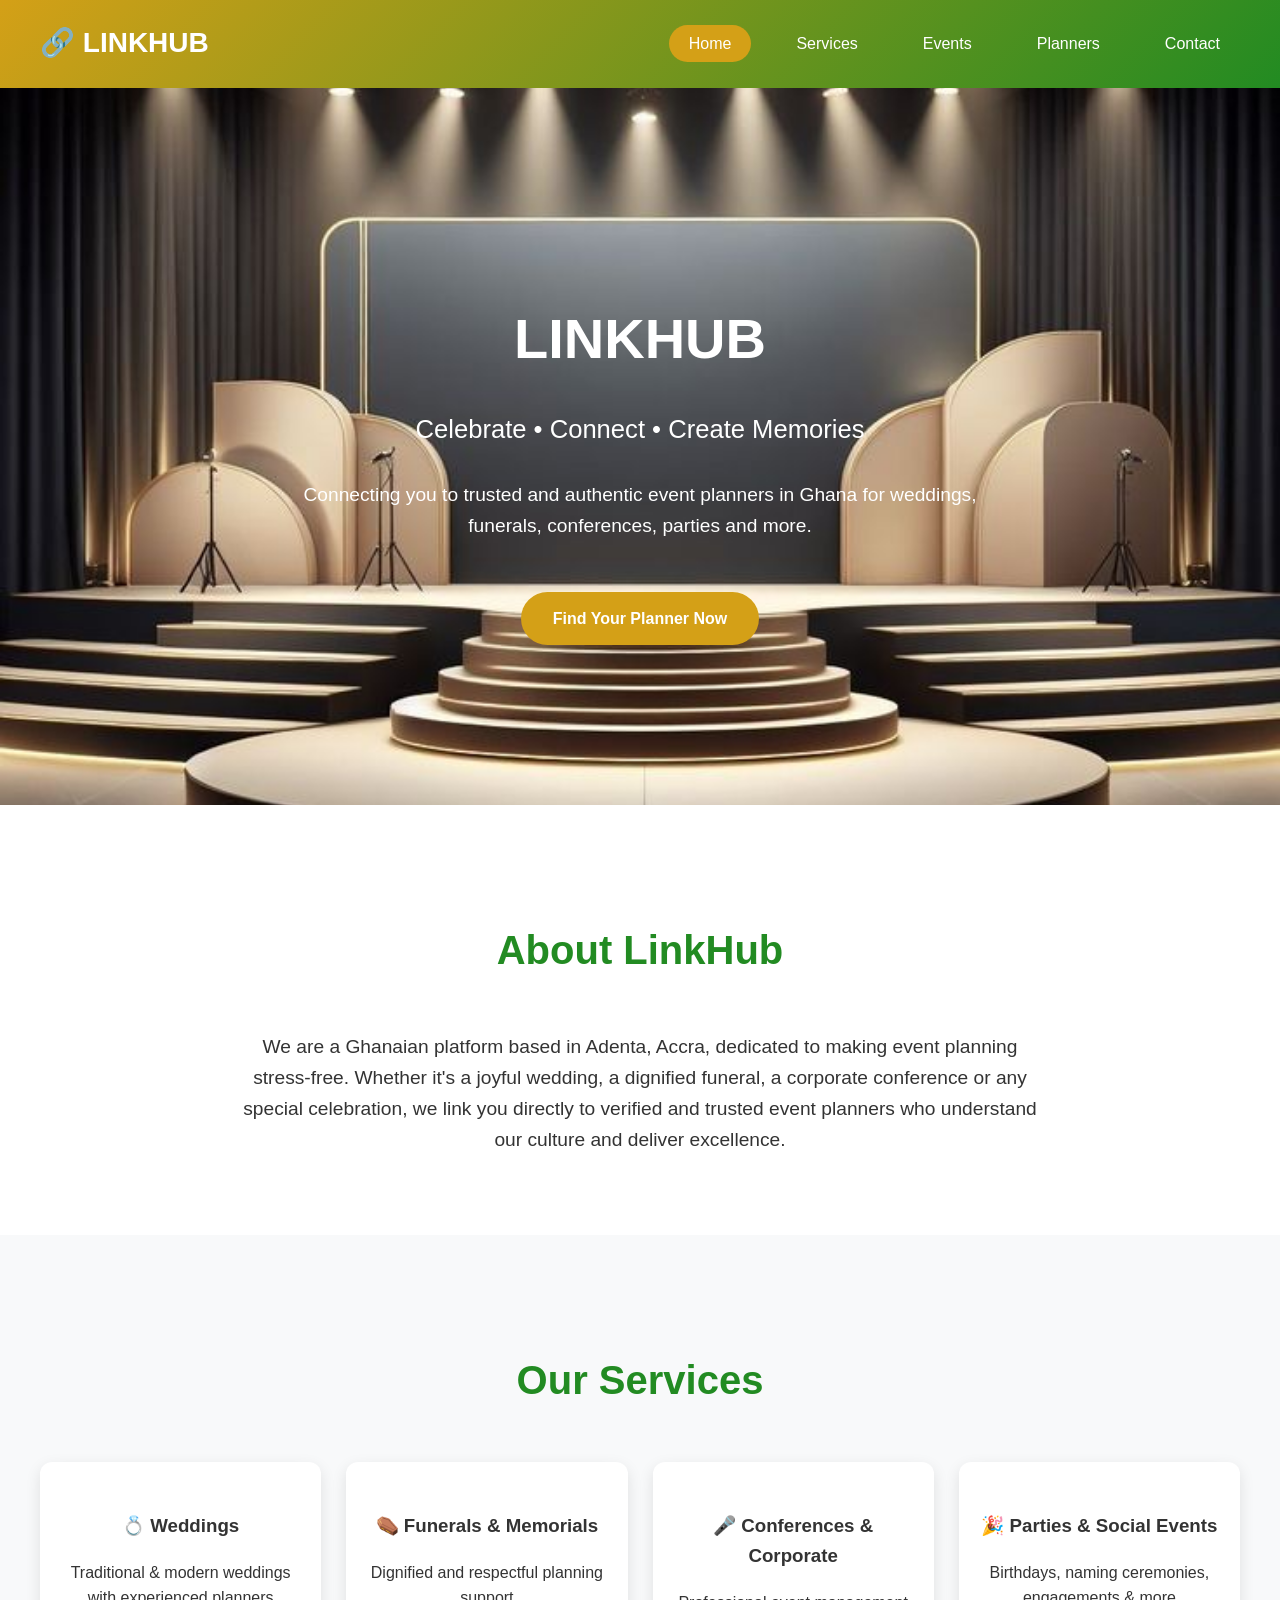
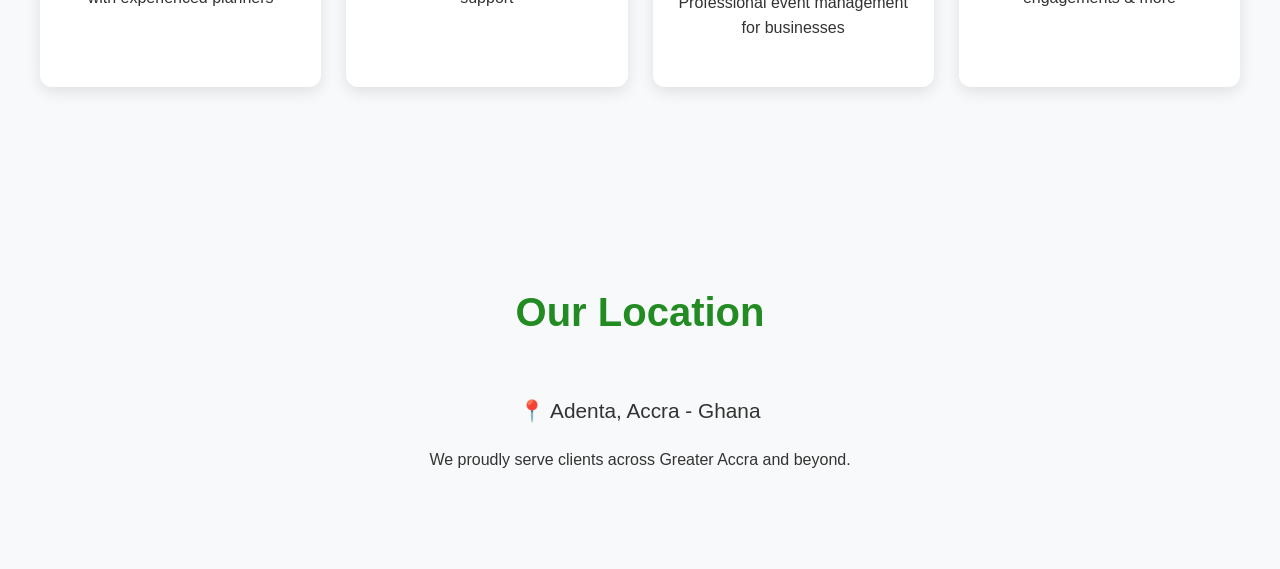
<file: index.html>
<!DOCTYPE html>
<html lang="en">
<head>
    <meta charset="UTF-8">
    <meta name="viewport" content="width=device-width, initial-scale=1.0">
    <title>LINKHUB - Celebrate Connect</title>
    <style>
        
        body {
            font-family: 'Segoe UI', Tahoma, Geneva, Verdana, sans-serif; /* Sets default font family for the page */
            line-height: 1.6; /* Controls vertical spacing between lines of text */
            color: #333; /* Dark gray text color */
            padding: 0; /* Removes default browser padding */
            margin: 0; /* Removes default browser margin */
        }

        /* Header & Navigation */
        header {
            background: linear-gradient(135deg, #D4A017, #228B22); /* Diagonal gradient background from gold to forest green */
            color: white; /* Makes header text white */
            padding: 15px; /* Inner spacing around header content */
            position: sticky; /* Keeps header in normal flow until scrolling, then sticks to viewport */
            top: 0; /* Sticks at the very top of the viewport */
        }

        .nav-container {
            max-width: 1200px; /* Restricts container width */
            margin: 0 auto; /* Centers container horizontally */
            padding: 0 20px; /* Adds left and right spacing */
            display: flex; /* Flexbox layout */
            justify-content: space-between; /* Logo on left, nav on right */
            align-items: center; /* Vertically centers items */
        }

        .logo {
            font-size: 28px; /* Logo text size */
            font-weight: bold; /* Bold logo text */
            display: flex; /* Flex layout for icon + text */
            align-items: center; /* Vertically centers logo items */
            gap: 8px; /* Space between logo items */
        }

        nav ul {
            display: flex; /* Horizontal list */
            list-style: none; /* Removes bullets */
            gap: 25px; /* Space between list items */
        }

        nav ul li a {
            color: white; /* Link text color */
            text-decoration: none; /* Removes underline */
            font-weight: 500; /* Slightly bold text */
            padding-left:20px; /* Inner spacing left */
            padding-right: 20px; /* Inner spacing right */
            padding-top: 10px; /* Inner spacing top */
            padding-bottom: 10px; /* Inner spacing bottom */
            border-radius: 20px; /* Rounded corners */
        }

        nav ul li a:hover{
            background-color:#D4A017; /* Gold background on hover */
        }

        /* Hero Section */
        .hero {
            background-image:url(images/background-img-1.jpg); /* Sets background image */
            background-size: cover; /* Scales image to cover entire section */
            background-position: center; /* Centers image */
            color: white; /* White text */
            text-align: center; /* Centered text */
            padding: 160px 20px; /* Large vertical spacing, small horizontal spacing */
        }

        .hero h1 {
            font-size: 3.5rem; /* Very large heading */
            margin-bottom: 10px; /* Space below heading */
        }

        .hero .tagline {
            font-size: 1.6rem; /* Medium-large text */
            margin-bottom: 30px; /* Space below tagline */
            font-weight: 300; /* Light font weight */
        }

        .btn {
            display: inline-block; /* Allows block styling but inline placement */
            background: #D4A017; /* Gold background */
            color: white; /* White text */
            padding: 14px 32px; /* Inner spacing */
            border-radius: 50px; /* Pill-shaped button */
            text-decoration: none; /* Removes underline */
            font-weight: bold; /* Bold text */
            margin-top: 20px; /* Space above button */
            transition: 0.3s; /* Smooth transition for hover effects */
        }

        .btn:hover {
            background: #228B22; /* Green background on hover */
            transform: scale(1.05); /* Slightly enlarges button */
        }

        /* Sections */
        section {
            padding: 80px 20px; /* Large vertical spacing, small horizontal spacing */
        }

        .container {
            max-width: 1200px; /* Restricts width */
            margin: 0 auto; /* Centers container horizontally */
        }

        h2 {
            text-align: center; /* Centered heading */
            font-size: 2.5rem; /* Large heading size */
            margin-bottom: 50px; /* Space below heading */
            color: #228B22; /* Green text */
        }

        /* Services */
        .services-grid {
            display: grid; /* Grid layout */
            grid-template-columns: repeat(auto-fit, minmax(280px, 1fr)); /* Responsive columns: minimum 280px, expand to fill */
            gap: 25px; /* Space between grid items */
        }

        .service-card {
            background: white; /* White card background */
            border-radius: 12px; /* Rounded corners */
            padding: 30px 20px; /* Inner spacing */
            text-align: center; /* Centered text */
            box-shadow: 0 5px 15px rgba(0,0,0,0.1); /* Soft shadow */
        }

        /* Location */
        .location {
            background: #f8f9fa; /* Light gray background */
            text-align: center; /* Centered text */
        }

    </style>
</head>
<body>

    <!-- Navigation -->
    <header>
        <div class="nav-container">
            <div class="logo">🔗 LINKHUB</div>
            <nav>
                <ul>
                    <li><a href="#" style = "background-color:#D4A017";>Home</a></li>
                    <li><a href="#">Services</a></li>
                    <li><a href="event.html">Events</a></li>
                    <li><a href="#">Planners</a></li>
                    <li><a href="#">Contact</a></li>
                </ul>
            </nav>
        </div>
    </header>

    <!-- Hero Section -->
    <section class="hero">
        <div class="container">
            <h1>LINKHUB</h1>
            <p class="tagline">Celebrate • Connect • Create Memories</p>
            <p style="max-width: 700px; margin: 0 auto 30px; font-size: 1.2rem;">
                Connecting you to trusted and authentic event planners in Ghana for weddings, funerals, 
                conferences, parties and more.
            </p>
            <a href="#" class="btn">Find Your Planner Now</a>
        </div>
    </section>

    <!-- About Us -->
    <section>
        <div class="container">
            <h2>About LinkHub</h2>
            <p style="text-align: center; max-width: 800px; margin: 0 auto; font-size: 1.2rem;">
                We are a Ghanaian platform based in Adenta, Accra, dedicated to making event planning stress-free. 
                Whether it's a joyful wedding, a dignified funeral, a corporate conference or any special celebration, 
                we link you directly to verified and trusted event planners who understand our culture and deliver excellence.
            </p>
        </div>
    </section>

    <!-- Services -->
    <section style="background: #f8f9fa;">
        <div class="container">
            <h2>Our Services</h2>
            <div class="services-grid">
                <div class="service-card">
                    <h3>💍 Weddings</h3>
                    <p>Traditional & modern weddings with experienced planners</p>
                </div>
                <div class="service-card">
                    <h3>⚰️ Funerals & Memorials</h3>
                    <p>Dignified and respectful planning support</p>
                </div>
                <div class="service-card">
                    <h3>🎤 Conferences & Corporate</h3>
                    <p>Professional event management for businesses</p>
                </div>
                <div class="service-card">
                    <h3>🎉 Parties & Social Events</h3>
                    <p>Birthdays, naming ceremonies, engagements & more</p>
                </div>
            </div>
        </div>
    </section>

    <!-- Location -->
    <section class="location">
        <div class="container">
            <h2>Our Location</h2>
            <p style="font-size: 1.3rem; margin-bottom: 20px;">
                📍 Adenta, Accra - Ghana
            </p>
            <p>We proudly serve clients across Greater Accra and beyond.</p>
        </div>
    </section>

</body>
</html>
</file>
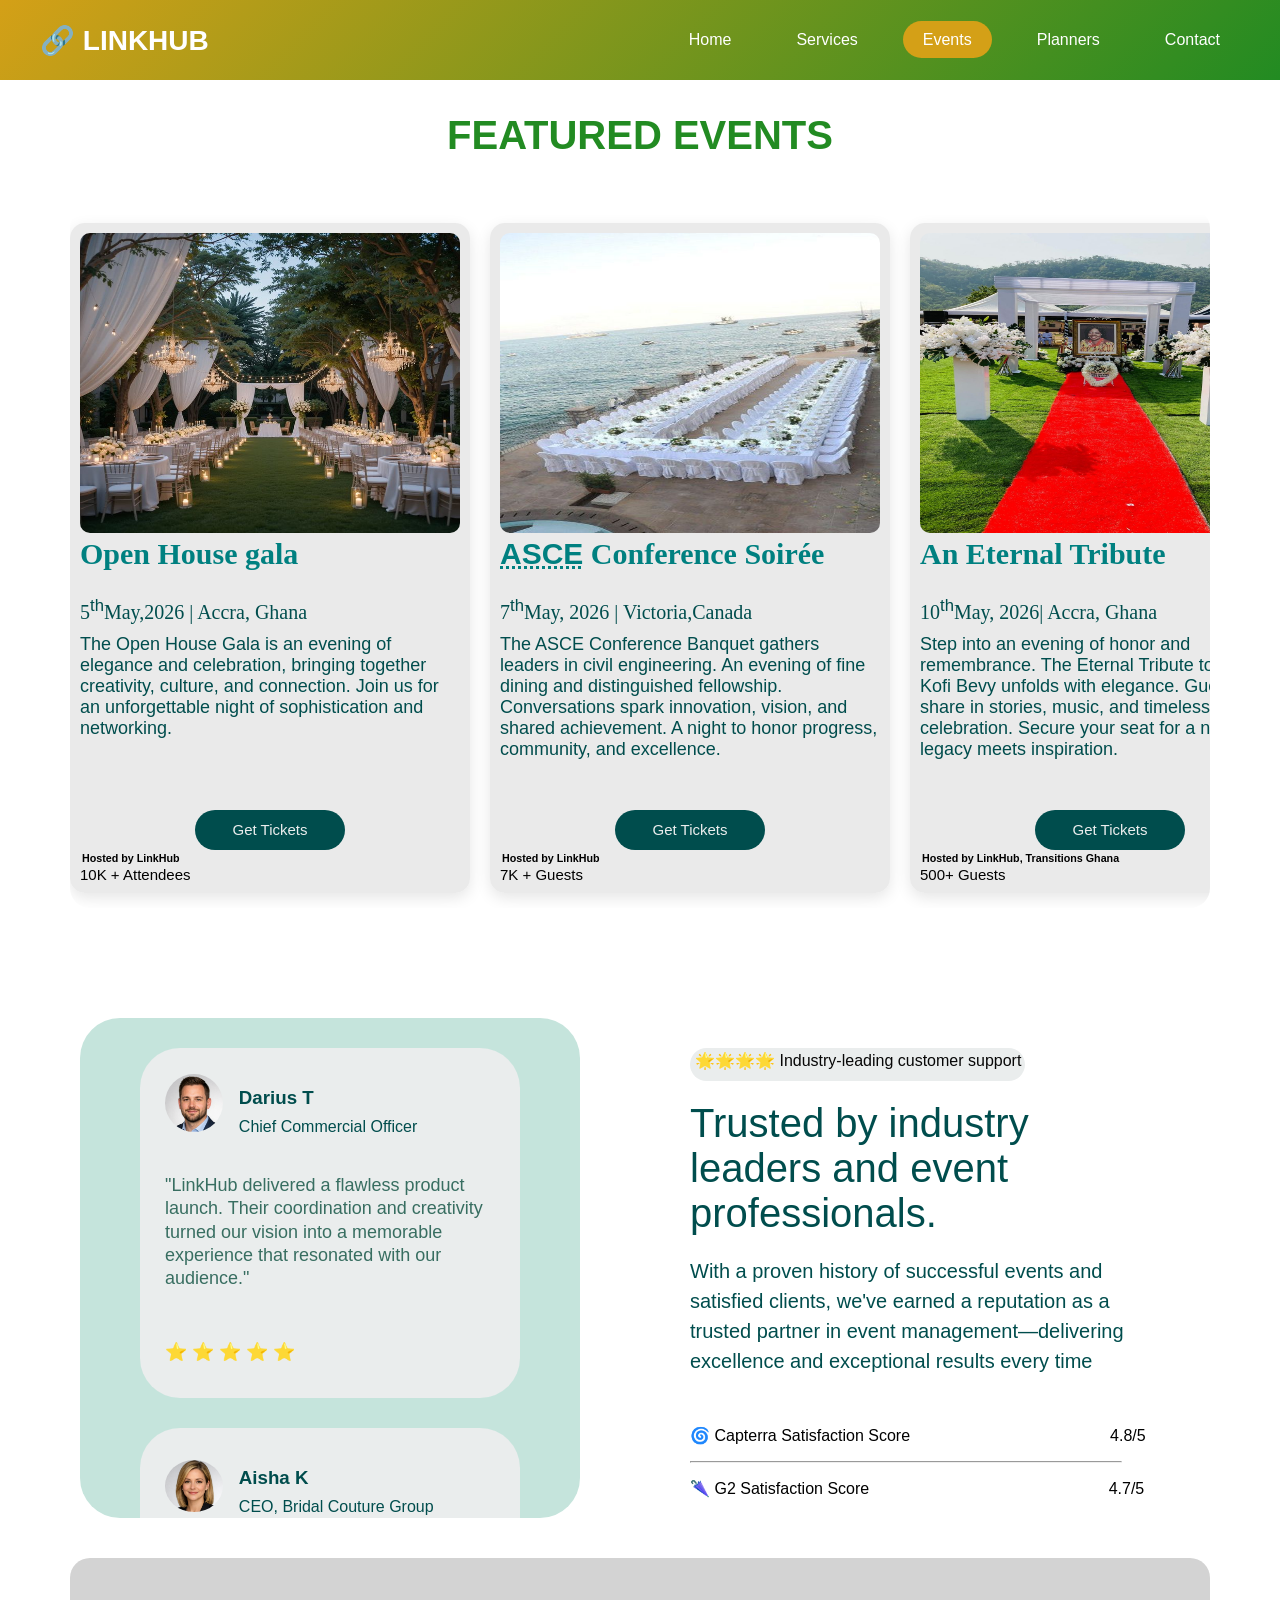
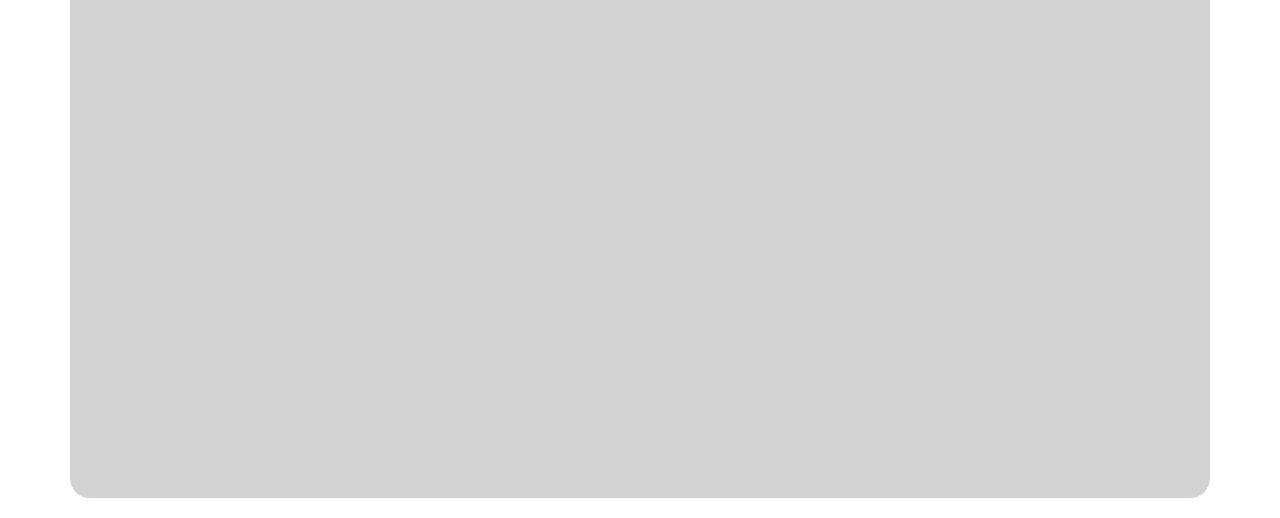
<file: event.html>
<!DOCTYPE html>
<html lang="en">
<head>
    <meta charset="UTF-8">
    <meta name="viewport" content="width=device-width, initial-scale=1.0">
    <link rel="stylesheet" href="style.css">
    <title>LinkHub: Events</title>
</head>
<body>

    <!-- Navigation -->
    <header>
        <div class="nav-container">
            <div class="logo">🔗 LINKHUB</div>
            <nav>
                <ul>
                    <li><a href="index.html" >Home</a></li>
                    <li><a href="#">Services</a></li>
                    <li><a href="event.html" style = "background-color:#D4A017";>Events</a></li>
                    <li><a href="#">Planners</a></li>
                    <li><a href="#">Contact</a></li>
                </ul>
            </nav>
        </div>
    </header>

    <div class = "container">
        <h2 class = "featured-events">FEATURED EVENTS</h2>
        <div class = "events">
            <div>
                <img src = "event-pics/event-pic-1.jpg" alt = "event1" >
                <h2>Open House gala</h2>
                <p1>5<sup>th</sup>May,2026 | Accra, Ghana</p1>
                <p2>The Open House Gala is an evening of elegance and celebration, 
                    bringing together creativity, culture, and connection. Join 
                    us for an unforgettable night of sophistication and networking.
                </p2>
                <button class = "button" >
                    Get Tickets
                </button>
                <h6>Hosted by LinkHub</h6>
                <p3>10K + Attendees</p3>
            </div>
            <div>
                <img src = "event-pics/event-pic-2.jpg" alt = "event2" >
                <h2><abbr title = "American Society of Civil engineers">ASCE</abbr> Conference Soirée</h2>
                <p1>7<sup>th</sup>May, 2026 | Victoria,Canada</p1>
                <p2>The ASCE Conference Banquet gathers leaders in civil engineering.  
                    An evening of fine dining and distinguished fellowship.  
                    Conversations spark innovation, vision, and shared achievement.  
                    A night to honor progress, community, and excellence.
                </p2>
                <button class = "button"> 
                    Get Tickets
                </button>
                <h6>Hosted by LinkHub</h6>
                <p3>7K + Guests</p3>
            </div>
            <div>
                <img src = "event-pics/event-pic-3.jpg" alt = "event1" >
                <h2>An Eternal Tribute</h2>
                <p1>10<sup>th</sup>May, 2026| Accra, Ghana</p1>
                <p2>Step into an evening of honor and remembrance.  
                    The Eternal Tribute to Sir Ernest Kofi Bevy unfolds with elegance.  
                    Guests will share in stories, music, and timeless celebration.  
                    Secure your seat for a night where legacy meets inspiration.
                </p2>
                <button class = "button"> 
                    Get Tickets
                </button>
                <h6>Hosted by LinkHub, Transitions Ghana</h6>
                <p3>500+ Guests</p3>
            </div>
            <div>
                <img src = "event-pics/event-pic-4.jpg" alt = "event4" >
                <h2>Meta Step-up Dinner</h2>
                <p1>12<sup>th</sup>May, 2026 | Carlifornia, <abbr title = "United Staes of America">USA</abbr></p1>
                <p2>The Meta Step Up Dinner welcomes leaders and guests.  
                    An evening of fine dining and shared vision.  
                    Conversations rise with innovation and purpose.  
                    A night of unity, progress, and celebration.
                </p2>
                <button class = "button" >
                    Unavailable
                </button>
                <h6>Hosted by LinkHub</h6>
                <p3>Ft. Mark Zuckerburg</p3>
            </div>
            <div>
                <img src = "event-pics/event-pic-5.jpg" alt = "event5" >
                <h2>Grammy Awards 2026</h2>
                <p1>15<sup>th</sup>May, 2026 | Carlifornia, <abbr title = "United Staes of America">USA</abbr></p1>
                <p2>Music's brightest stars gather in Los Angeles.  
                    The Grammys 2026 celebrates artistry and sound.  
                    Legends and newcomers share the global stage.  
                    An unforgettable night of rhythm, passion, and honor.
                </p2>
                <button class = "button" >
                    Get Tickets
                </button>
                <h6>Hosted by LinkHub</h6>
                <p3>Ft. Trevor Noah</p5>
            </div>
            <div>
                <img src = "event-pics/event-pic-6.jpg" alt = "event6" >
                <h2>Berlin Conference</h2>
                <p1>31<sup>st</sup>May, 2026 | Berlin, Germany</p1>
                <p2>Nations gathered in Berlin to divide Africa.  
                    Their purpose was cloaked in order, yet born of greed.  
                    Borders were drawn without voices of the people.  
                    This conference marked the loss of sovereignty and freedom.
                    Join us to experience it all.
                </p2>
                <button class = "button" >
                    Get Tickets
                </button>
                <h6>Hosted by LinkHub</h6>
                <p3>National Deligates</p2>
            </div>
            <div>
                <img src = "event-pics/event-pic-7.jpg" alt = "event7" >
                <h2>Met Gala 2026</h2>
                <p1>1<sup>st</sup>June, 2026 | Manhattan, New York</p1>
                <p2>We gather at the Metropolitan Museum of Art.  
                    Fashion's brightest stars unite on the grand steps.  
                    This gala celebrates creativity, culture, and style.  
                    An unforgettable night of art and glamour unfolds
                </p2>
                <button class = "button" >
                    Get Tickets
                </button>
                <h6>Hosted by LinkHub</h6>
                <p3>8K + Attendees</p2>
            </div>
            <div>
                <img src = "event-pics/event-pic-8.jpg" alt = "event1" >
                <h2>An Eternal Tribute</h2>
                <p1>17<sup>th</sup>July, 2026 | Little Saint James</p1>
                <p2>We gather to honor Mrs. Heather Lord.  
                    Her kindness and resilience touched every heart.  
                    This service reflects her lasting legacy.  
                    We celebrate her memory with love and peace
                </p2>
                <button class = "button" >
                    Get Tickets
                </button>
                <h6>Hosted by LinkHub</h6>
                <p3>1K + Attendees</p2>
            </div>
        </div>

        <!--<div class = "track-header">
            <hr class = "line3">
            <h4 class = "our-track-records">OUR TRACK RECORDS</h4>
            <hr class = "line4">
        </div>-->
        <div class = "track-div">
            <div class="one">
                <div class="one1">
                    <div class="item">
                        <div class = "profile">
                            <img src = "profpics/profpic-1.png" alt = "profile picture" width = "58px"style = "border-radius: 50%";>
                        </div>
                        <div class = "info">
                        <h3>Darius T</h3> 
                        <p>Chief Commercial Officer</p>
                        </div> 
                        <div class = "review">
                            <p>
                            "LinkHub delivered a flawless product 
                            launch. Their coordination and creativity 
                            turned our vision into a memorable experience 
                            that resonated with our audience."
                            </p>
                            <p style = "margin-top: 50px;">
                                &#11088 &#11088 &#11088 &#11088 &#11088
                            </p>
                        </div>
                    </div>
                    <div class="item">
                        <div class = "profile">
                            <img src = "profpics/profpic-2.png" alt = "profile picture" width = "58px"style = "border-radius: 50%";>
                        </div>
                        <div class = "info">
                            <h3>Aisha K</h3> 
                            <p>CEO, Bridal Couture Group</p>
                        </div>
                        <div class = "review">
                            <p>
                                “Our annual corporate gala was executed with 
                                precision. LinkHub's team handled every detail 
                                seamlessly from guest registration to live 
                                entertainment.”
                            </p>
                             <p style = "margin-top: 50px;">
                                &#11088 &#11088 &#11088 &#11088 &#11088
                            </p>
                        </div>
                    </div>
                    <div class="item">
                        <div class = "profile">
                            <img src = "profpics/profpic-3.png" alt = "profile picture" width = "58px" style = "border-radius: 50%";>
                        </div>
                        <div class = "info">
                            <h3>Sarah M</h3> 
                            <p>Marketing Director, Innovate Corp</p>
                        </div>
                        <div class = "review">
                            <p>
                                “They transformed our wedding expo into a 
                                stunning showcase. The ticketing system was 
                                smooth, and the event flow was impeccable.”
                            </p>
                            <p style = "margin-top: 50px;">
                                &#11088 &#11088 &#11088 &#11088 &#11088
                            </p>
                        </div>
                    </div>
                    <div class="item">
                        <div class = "profile">
                            <img src = "profpics/profpic-4.png" alt = "profile picture" width = "58px"style = "border-radius: 50%";>
                        </div>
                        <div class = "info">
                            <h3>Thomas A</h3> 
                            <p>CEO, Tech Solutions Inc.</p>
                        </div>
                        <div class = "review">
                            <p>
                                “Professionalism at its best. LinkHub managed 
                                our international conference effortlessly, 
                                ensuring every delegate felt valued.”
                            </p>
                            <p style = "margin-top: 50px;">
                                &#11088 &#11088 &#11088 &#11088 &#11088
                        </div>
                    </div>
                    <div class="item">
                        <div class = "profile">
                            <img src = "profpics/profpic-5.png" alt = "profile picture" width = "58px"style = "border-radius: 50%";>
                        </div>
                        <div class = "info">
                            <h3>Emily R</h3> 
                            <p>HR Director, Innovate Corp</p>
                        </div>
                        <div class = "review">
                            <p>
                                “Their branding and event coordination were 
                                top-tier. LinkHub made our press event shine 
                                with elegance and efficiency.
                            </p>
                            <p style = "margin-top: 50px;">
                                &#11088 &#11088 &#11088 &#11088 &#11088
                        </div>
                    </div>
                    <div class="item">
                        <div class = "profile">
                            <img src = "profpics/profpic-6.png" alt = "profile picture" width = "58px"style = "border-radius: 50%";>
                        </div>
                        <div class = "info">
                            <h3>Michael B</h3> 
                            <p>Event Manager, Global Events Co.</p>
                        </div>
                        <div class = "review">
                            <p>
                                “LinkHub's team was a pleasure to work with. 
                                They handled our charity gala with grace, ensuring 
                                a memorable experience for all attendees.”
                            </p>
                            <p style = "margin-top: 50px;">
                                &#11088 &#11088 &#11088 &#11088 &#11088
                        </div>
                    </div>
                    <div class="item">
                        <div class = "profile">
                            <img src = "profpics/profpic-7.png" alt = "profile picture" width = "58px"style = "border-radius: 50%";>
                        </div>
                        <div class = "info">
                            <h3>Marcus L</h3> 
                            <p>Head of C.A, Innovate Corp</p>
                        </div>
                        <div class = "review">
                            <p>
                                “Our charity fundraiser exceeded expectations. 
                                LinkHub's planning and ticketing support made 
                                it easy for guests to participate and donate.”
                            </p>
                            <p style = "margin-top: 50px;">
                                &#11088 &#11088 &#11088 &#11088 &#11088
                        </div>
                    </div>
                    <div class="item">
                        <div class = "profile">
                            <img src = "profpics/profpic-8.png" alt = "profile picture" width = "58px"style = "border-radius: 50%";>
                        </div>
                        <div class = "info">
                            <h3>Lisa K</h3> 
                            <p>Project Manager, Tech Solutions Inc.</p>
                        </div>
                        <div class = "review">
                            <p>
                                “LinkHub's event management skills are unmatched. 
                                They transformed our product launch into a success 
                                story.”
                            </p>
                            <p style = "margin-top: 50px;">
                                &#11088 &#11088 &#11088 &#11088 &#11088
                        </div>
                    </div>
                    <div class="item">
                        <div class = "profile">
                            <img src = "profpics/profpic-9.png" alt = "profile picture" width = "58px"style = "border-radius: 50%";>
                        </div>
                        <div class = "info">
                            <h3>David P</h3> 
                            <p>Financial Analyst, Innovate Corp</p>
                        </div>
                        <div class = "review">
                            <p>
                                “From concept to execution, LinkHub was 
                                exceptional. Their attention to timing 
                                and atmosphere elevated our nonprofit gala.”
                            </p>
                            <p style = "margin-top: 50px;">
                                &#11088 &#11088 &#11088 &#11088 &#11088
                        </div>
                    </div>
                    <div class="item">
                        <div class = "profile">
                            <img src = "profpics/profpic-10.png" alt = "profile picture" width = "58px"style = "border-radius: 50%";>
                        </div>
                        <div class = "info">
                            <h3>Jennifer T</h3> 
                            <p>Product Manager, Tech Solutions Inc.</p>
                        </div>
                        <div class = "review">
                            <p>
                                “Our product showcase was a hit. 
                                LinkHub's event management team 
                                brought creativity and structure 
                                that impressed our partners.”
                            </p>
                            <p style = "margin-top: 50px;">
                                &#11088 &#11088 &#11088 &#11088 &#11088
                        </div>
                    </div>










                    <!-- duplicate for seamless loop -->
                    <div class="item">
                        <div class = "profile">
                            <img src = "profpics/profpic-1.png" alt = "profile picture" width = "58px"style = "border-radius: 50%";>    
                        </div>
                        <div class = "info">
                            <h3>Darius T</h3> 
                            <p>Chief Commercial Officer</p>
                        </div>
                        <div class = "review">
                            <p>
                            "LinkHub delivered a flawless product 
                            launch. Their coordination and creativity 
                            turned our vision into a memorable experience 
                            that resonated with our audience."
                            </p>
                            <p style = "margin-top: 50px;">
                                &#11088 &#11088 &#11088 &#11088 &#11088
                            </p>
                        </div>
                    </div>
                    <div class="item">
                        <div class = "profile">
                            <img src = "profpics/profpic-2.png" alt = "profile picture" width = "58px"style = "border-radius: 50%";>
                        </div>
                        <div class = "info">
                            <h3>Aisha K</h3> 
                            <p>CEO, Bridal Couture Group</p>
                        </div>
                        <div class = "review">
                            <p>
                                “Our annual corporate gala was executed with 
                                precision. LinkHub's team handled every detail 
                                seamlessly from guest registration to live 
                                entertainment.”
                            </p>
                            <p style = "margin-top: 50px;">
                                &#11088 &#11088 &#11088 &#11088 &#11088
                            </p>
                        </div>
                    </div>
                    <div class="item">
                        <div class = "profile">
                            <img src = "profpics/profpic-3.png" alt = "profile picture" width = "58px"style = "border-radius: 50%";>
                        </div>
                        <div class = "info">
                            <h3>Sarah M</h3> 
                            <p>Marketing Director, Innovate Corp</p>
                        </div>
                        <div class = "review">
                            <p>
                                “They transformed our wedding expo into a 
                                stunning showcase. The ticketing system was 
                                smooth, and the event flow was impeccable.”
                            </p>
                            <p style = "margin-top: 50px;">
                                &#11088 &#11088 &#11088 &#11088 &#11088
                            </p>
                        </div>
                    </div>
                    <div class="item">
                        <div class = "profile">
                            <img src = "profpics/profpic-4.png" alt = "profile picture" width = "58px"style = "border-radius: 50%";>
                        </div>
                        <div class = "info">
                            <h3>Thomas A</h3> 
                            <p>CEO, Tech Solutions Inc.</p>
                        </div>
                        <div class = "review">
                            <p>
                                “Professionalism at its best. LinkHub managed 
                                our international conference effortlessly, 
                                ensuring every delegate felt valued.”
                            </p>
                            <p style = "margin-top: 50px;">
                                &#11088 &#11088 &#11088 &#11088 &#11088
                            </p>
                        </div>
                    </div>
                    <div class="item">
                        <div class = "profile">
                            <img src = "profpics/profpic-5.png" alt = "profile picture" width = "58px"style = "border-radius: 50%";>
                        </div>
                        <div class = "info">
                            <h3>Emily R</h3> 
                            <p>HR Director, Innovate Corp</p>
                        </div>
                        <div class = "review">
                            <p>
                                “Their branding and event coordination were 
                                top-tier. LinkHub made our press event shine 
                                with elegance and efficiency.
                            </p>
                            <p style = "margin-top: 50px;">
                                &#11088 &#11088 &#11088 &#11088 &#11088
                            </p>
                        </div>
                    </div>
                    <div class="item">
                        <div class = "profile">
                            <img src = "profpics/profpic-6.png" alt = "profile picture" width = "58px"style = "border-radius: 50%";>
                        </div>
                        <div class = "info">
                            <h3>Michael B</h3> 
                            <p>Event Manager, Global Events Co.</p>
                        </div>
                        <div class = "review">
                            <p>
                                “LinkHub's team was a pleasure to work with. 
                                They handled our charity gala with grace, ensuring 
                                a memorable experience for all attendees.”
                            </p>
                            <p style = "margin-top: 50px;">
                                &#11088 &#11088 &#11088 &#11088 &#11088
                            </p>
                        </div>
                    </div>
                    <div class="item">
                        <div class = "profile">
                            <img src = "profpics/profpic-7.png" alt = "profile picture" width = "58px"style = "border-radius: 50%";>
                        </div>
                        <div class = "info">
                            <h3>Marcus L</h3> 
                            <p>Head of C.A, Innovate Corp</p>
                        </div>
                        <div class = "review">
                            <p>
                                “Our charity fundraiser exceeded expectations. 
                                LinkHub's planning and ticketing support made 
                                it easy for guests to participate and donate.”
                            </p>
                            <p style = "margin-top: 50px;">
                                &#11088 &#11088 &#11088 &#11088 &#11088
                            </p>
                        </div>
                    </div>
                    <div class="item">
                        <div class = "profile">
                            <img src = "profpics/profpic-8.png" alt = "profile picture" width = "58px"style = "border-radius: 50%";>
                        </div>
                        <div class = "info">
                            <h3>Lisa K</h3> 
                            <p>Project Manager, Tech Solutions Inc.</p>
                        </div>
                        <div class = "review">
                            <p>
                                “LinkHub's event management skills are unmatched. 
                                They transformed our product launch into a success 
                                story.”
                            </p>
                            <p style = "margin-top: 50px;">
                                &#11088 &#11088 &#11088 &#11088 &#11088
                            </p>
                        </div>
                    </div>
                    <div class="item">
                        <div class = "profile">
                            <img src = "profpics/profpic-9.png" alt = "profile picture" width = "58px"style = "border-radius: 50%";>
                        </div>
                        <div class = "info">
                            <h3>David P</h3> 
                            <p>Financial Analyst, Innovate Corp</p>
                        </div>
                        <div class = "review">
                            <p>
                                “From concept to execution, LinkHub was 
                                exceptional. Their attention to timing 
                                and atmosphere elevated our nonprofit gala.”
                            </p>
                            <p style = "margin-top: 50px;">
                                &#11088 &#11088 &#11088 &#11088 &#11088
                            </p>
                        </div>
                    </div>
                    <div class="item">
                        <div class = "profile">
                            <img src = "profpics/profpic-10.png" alt = "profile picture" width = "58px"style = "border-radius: 50%";>
                        </div>
                        <div class = "info">
                            <h3>Jennifer T</h3> 
                            <p>Product Manager, Tech Solutions Inc.</p>
                        </div>
                        <div class = "review">
                            <p>
                                “Our product showcase was a hit. 
                                LinkHub's event management team 
                                brought creativity and structure 
                                that impressed our partners.”
                            </p>
                            <p style = "margin-top: 50px;">
                                &#11088 &#11088 &#11088 &#11088 &#11088
                            </p>
                        </div>
                    </div>
                </div>
            </div>
            <div class = "two">
                    <p class = " text1"> &#127775&#127775&#127775&#127775 Industry-leading customer support</p>
                    <p class = " text2"><bold>Trusted by industry leaders and event professionals.</bold>  </p>
                    <p class = " text3">With a proven history of successful events and satisfied clients, we've earned a reputation as a trusted partner in event management—delivering excellence and exceptional results every time</p>
                    <p class = " text4" >&#127744 Capterra Satisfaction Score<span class = "score1">4.8/5</span></p>
                    <hr width = "430px" align="left">
                    <p class = " text5">&#127746 G2 Satisfaction Score   <span class = "score2">4.7/5</span></p>
            </div>
        </div>
        
        <div class = "contact">

        </div>
    </div>  
</body>
</html>
</file>
<file: style.css>
*{
    font-family: 'Segoe UI', Tahoma, Geneva, Verdana, sans-serif; /* Sets the default font for all elements */
}
body{
    margin: 0; /* Removes default browser margin */
    padding: 0; /* Removes default browser padding */
    background-color: white; /* Sets page background to white */
}

/* Header & Navigation */
header {
    background: linear-gradient(135deg, #D4A017, #228B22); /* Diagonal gradient background */
    color: white; /* Header text color */
    padding: 15px; /* Inner spacing */
    position: sticky; /* Sticks to viewport when scrolling */
    top: 0; /* Sticks at the very top */
    z-index: 1000; /* Keeps header above overlapping content */
}

.nav-container {
    max-width: 1200px; /* Restricts width */
    margin: 0 auto; /* Centers horizontally */
    padding: 0 20px; /* Side padding */
    display: flex; /* Flexbox layout */
    justify-content: space-between; /* Logo left, nav right */
    align-items: center; /* Vertical centering */
}

.logo {
    font-size: 28px; /* Logo text size */
    font-weight: bold; /* Bold logo text */
    display: flex; /* Flex layout for icon + text */
    align-items: center; /* Vertical centering */
    gap: 8px; /* Space between items */
}

nav ul {
    display: flex; /* Horizontal list */
    list-style: none; /* Removes bullets */
    gap: 25px; /* Space between items */
}

nav ul li a {
    color: white; /* Link text color */
    text-decoration: none; /* Removes underline */
    font-weight: 500; /* Slightly bold text */
    padding-left: 20px; /* Inner spacing left */
    padding-right: 20px; /* Inner spacing right */
    padding-top: 10px; /* Inner spacing top */
    padding-bottom: 10px; /* Inner spacing bottom */
    border-radius: 20px; /* Rounded corners */
}

nav ul li a:hover {
    background-color: #D4A017; /* Gold background on hover */
}

.container{
    margin-left: 70px; /* Left spacing */
    margin-right: 70px; /* Right spacing */
    margin-top: 0; /* No top margin */
}

.featured-events{
    text-align: center; /* Centered text */
    font-size: 2.5rem; /* Large font size */
    margin-bottom: 50px; /* Space below */
    color: #228B22; /* Forest green text */
}

.events{
    border:none; /* No border */
    height:700px; /* Fixed height */
    display:grid; /* Grid layout */
    grid-auto-flow: column; /* Horizontal flow */
    grid-auto-columns: 400px; /* Each column 400px wide */
    gap :20px; /* Space between columns */
    overflow-x: auto; /* Horizontal scroll */
    border-radius: 20px; /* Rounded container corners */
    margin-top: 50px; /* Space above */
}

.events div {
  background:rgba(225,225,225,0.7); /* Semi-transparent background */
  border-radius: 15px; /* Rounded corners */
  margin:auto; /* Centered inside grid cell */
  padding: 10px; /* Inner spacing */
  box-shadow: 0 5px 15px rgba(0,0,0,0.1); /* Soft shadow */
}

.events img{
    border-radius: 10px; /* Rounded image corners */
    width :100%; /* Full width */
    max-height: 300px; /* Max height */
    min-height: 300px; /* Min height */
}

.events h2{
    text-align: left; /* Left aligned */
    font-size: 30px; /* Large font */
    color:teal; /* Teal text */
    font-family: Times New Roman; /* Serif font */
    margin-top: 0; /* No top margin */
}

.events p1{
    text-align: left; /* Left aligned */
    font-size: 20px; /* Medium font */
    color:#004d4d; /* Dark teal text */
    font-family: cursive; /* Cursive font */
}

.events p2{
    text-align: left; /* Left aligned */
    font-size: 18px; /* Slightly smaller font */
    color:#004d4d; /* Dark teal text */
    margin-top:10px; /* Space above */
    display:block; /* Forces block display */
    max-height: 100px; /* Limits height */
}

.events p3{
    font-size: 15px; /* Small font */
    display: block; /* Block display */
    margin-bottom: 0; /* No bottom margin */
}

.button{
    width:150px; /* Button width */
    height: 40px; /* Button height */
    margin-left:auto; /* Center horizontally */
    margin-right: auto; /* Center horizontally */
    display: block; /* Block element */
    border-radius: 25px; /* Rounded button */
    border:none; /* No border */
    background-color: #004d4d; /* Dark teal background */
    color:#eaeded; /* Light text */
    font-size: 15px; /* Text size */
    margin-top: 20%; /* Large top margin */
}

.button:hover{
    background-color:#eaeded ; /* Light background on hover */
    color:#004d4d; /* Dark text on hover */
    border:solid 2px #004d4d; /* Dark border on hover */
}

.events h6{
    margin:2px; /* Small margin */
}

.track-header{
    display:flex; /* Flex layout */
    align-items: center; /* Vertical centering */
    flex-wrap: nowrap; /* Prevent wrapping */
    margin-top: 50px; /* Space above */
    margin-bottom: 50px; /* Space below */
}

.line3,.line4{
    flex: 1; /* Stretch lines */
    border-color: #004d4d; /* Dark teal border */
}

.our-track-records{
    padding-left: 10px; /* Left padding */
    padding-right: 10px; /* Right padding */
    color: #004d4d; /* Dark teal text */
}

.track-div{
    display:grid; /* Grid layout */
    grid-auto-flow: column; /* Horizontal flow */
    grid-auto-columns:auto; /* Auto column width */
    gap : 60px; /* Space between items */
    overflow-x: auto; /* Horizontal scroll */
    padding:10px; /* Inner spacing */
    margin-top: 100px; /* Space above */
}

.one {
    width: 500px; /* Fixed width */
    height: 500px; /* Fixed height */
    overflow: hidden; /* Hide overflow */
    border: none; /* No border */
    border-radius: 40px; /* Rounded corners */
    background: rgb(197, 228, 220); /* Light teal background */
}

.one1 {
    display: flex; /* Flex layout */
    flex-direction: column; /* Vertical stacking */
    animation: scrollUp 60s linear infinite; /* Continuous upward scroll animation */
}

.item {  
    border:none; /* No border */   
    height:300px; /* Fixed height */
    padding: 25px; /* Inner spacing */
    font-size: 16px; /* Text size */
    margin-left: 60px; /* Left margin */
    margin-right: 60px; /* Right margin */
    margin-top: 30px; /* Top margin */
    border-radius: 40px; /* Rounded corners */
    background: #eaeded; /* Light background */
}

.profile{
    width: 18%; /* Profile width */
    height: 50px; /* Profile height */
    background-color: #eaeded; /* Light background */
    display:inline-block; /* Inline block layout */
}

.info{
    width: 75%; /* Info width */
    height: 0; /* Collapsed height */
    background-color:white; /* White background */
    margin-top: 0; /* No top margin */
    display:inline-block; /* Inline block layout */
    padding-left:10px; /* Left padding */
    color:#004d4d; /* Dark teal text */
    line-height: 0.6; /* Tight line spacing */
    font-weight: lighter; /* Light font weight */
}

.review{
    width: 100%; /* Full width */
    height: 200px; /* Fixed height */
    background-color: #eaeded; /* Light background */
    margin-top: 10px; /* Space above */
    padding-top: 10px; /* Inner spacing top */
    color: #386e61; /* Medium teal text */
    font-size: 18px; /* Text size */
    line-height:1.3; /* Line spacing */
}

.one1:hover{
    animation-play-state: paused; /* Pauses animation on hover */
}

/* Keyframes must move by the full height of the content */
@keyframes scrollUp {
    0%   { transform: translateY(0); } /* Start at normal position */
    100% { transform: translateY(-50%); } /* Move upward by 50% */
}

.two{
    width: 460px; /* Fixed width of the block */
    height:450px; /* Fixed height */
    background: white; /* White background color */
    border-radius: 40px; /* Rounded corners */
    padding:30px; /* Inner spacing around content */
    display: inline-block; /* Allows it to sit inline with other blocks */
}

.text1{
    padding-top: 3px; /* Small space at the top */
    padding-left: 5px; /* Small space on the left */
    font-size: 16px; /* Text size */
    color: #070707; /* Dark gray text */
    width: 330px; /* Fixed width */
    background-color: #eaeded; /* Light gray background */
    border-radius: 50px; /* Pill-shaped rounded corners */
    height:30px; /* Fixed height */
    align-items: left; /* Aligns content left (though not effective on non-flex) */
    margin:0; /* Removes default margins */
    margin-bottom: 20px; /* Adds space below */
}

.text2{
    font-size: 40px; /* Large text size */
    color:#004d4d; /* Dark teal text */
    margin: 0; /* Removes default margins */
}

.text3{
    text-align: left; /* Left aligned text */
    font-size: 20px; /* Medium text size */
    line-height:1.5; /* Comfortable line spacing */
    color:#004d4d; /* Dark teal text */
}

.score1{
    padding-left: 200px; /* Pushes content inward from the left */
}
.score2{
    padding-left: 235px; /* Pushes content inward from the left */
}

.text4{
    margin-top: 50px; /* Adds space above */
}

.contact{
    background-color: lightgray; /* Light gray background */
    padding: 20px; /* Inner spacing */
    margin-top: 20px; /* Space above */
    margin-bottom: 20px; /* Space below */
    height:500px; /* Fixed height */
    border-radius:20px; /* Rounded corners */
}
</file>
